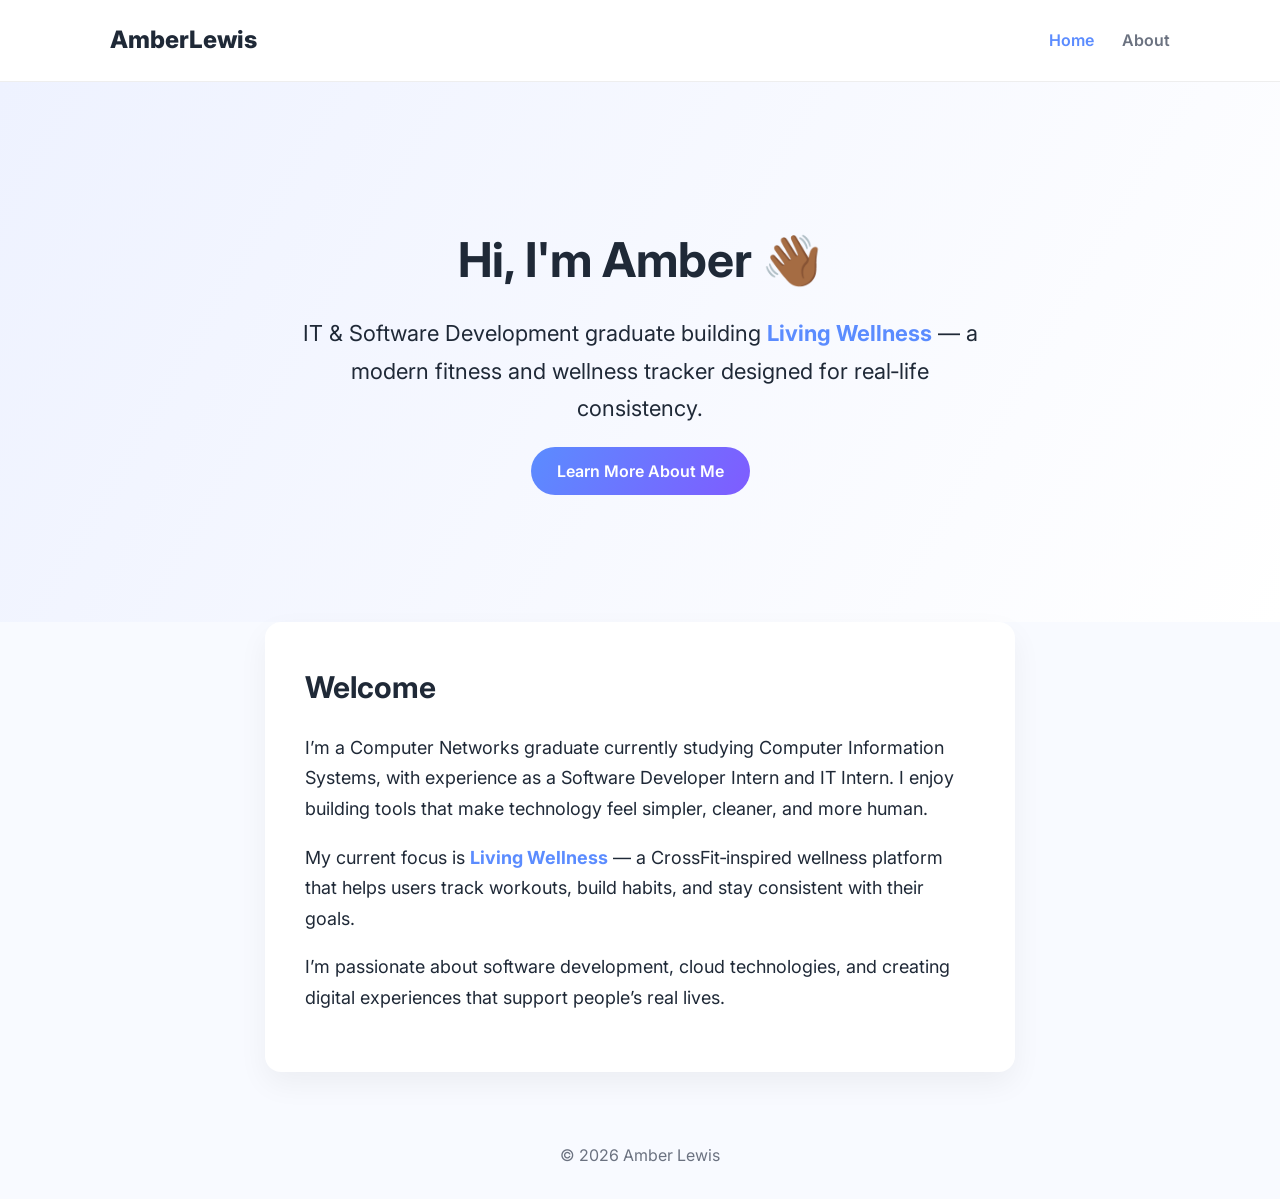
<file: index.html>
<!DOCTYPE html>
<html lang="en">
<head>
<meta charset="UTF-8">
<meta name="viewport" content="width=device-width, initial-scale=1.0">
<title>Amber Lewis — IT & Software Development</title>
<link rel="stylesheet" href="styles.css">
<link href="https://fonts.googleapis.com/css2?family=Inter:wght@400;600;700;800&display=swap" rel="stylesheet">
</head>

<body>

<header class="nav">
<div class="nav-container">
<h1 class="logo">AmberLewis</h1>
<nav>
<a href="index.html" class="active">Home</a>
<a href="about.html">About</a>
</nav>
</div>
</header>

<section class="hero">
<div class="hero-content">
<h2>
Hi, I'm Amber 👋🏾
</h2>

<p class="tagline">
IT & Software Development graduate building <strong>Living Wellness</strong> — a modern fitness and wellness tracker designed for real‑life consistency.
</p>

<a href="about.html" class="primary-btn">
Learn More About Me
</a>
</div>
</section>

<section class="card">
<h3>Welcome</h3>

<p>
I’m a Computer Networks graduate currently studying Computer Information Systems, with experience as a Software Developer Intern and IT Intern. I enjoy building tools that make technology feel simpler, cleaner, and more human.
</p>

<p>
My current focus is <strong>Living Wellness</strong> — a CrossFit‑inspired wellness platform that helps users track workouts, build habits, and stay consistent with their goals.
</p>

<p>
I’m passionate about software development, cloud technologies, and creating digital experiences that support people’s real lives.
</p>

</section>

<footer>
© 2026 Amber Lewis
</footer>

</body>
</html>
</file>
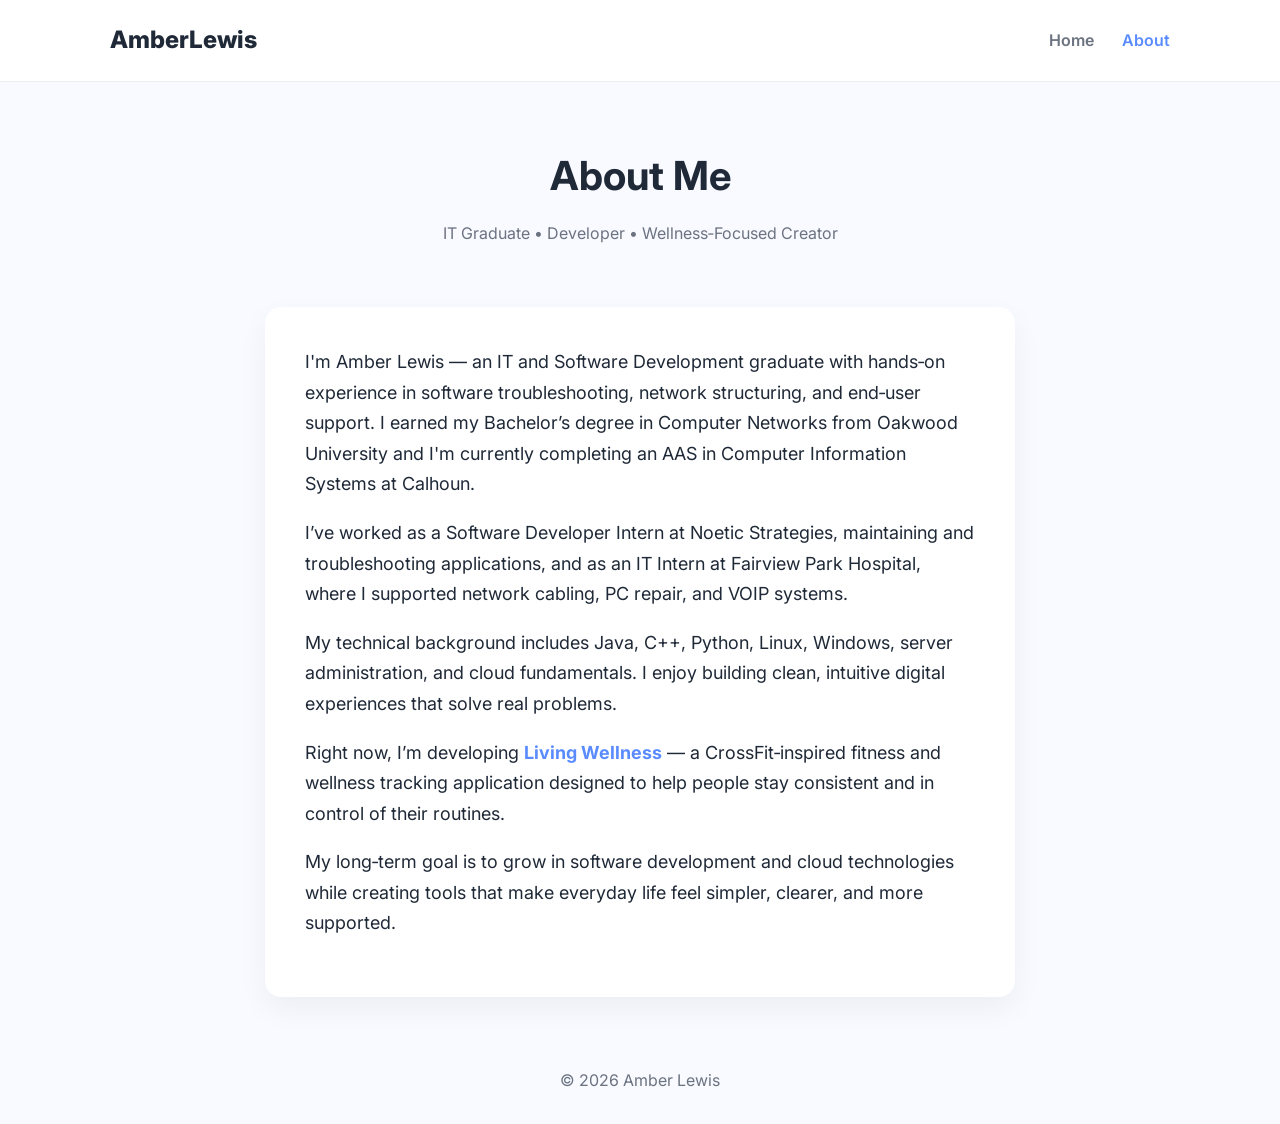
<file: about.html>
<!DOCTYPE html>
<html lang="en">
<head>
<meta charset="UTF-8">
<meta name="viewport" content="width=device-width, initial-scale=1.0">
<title>About Amber Lewis</title>
<link rel="stylesheet" href="styles.css">
<link href="https://fonts.googleapis.com/css2?family=Inter:wght@400;600;700;800&display=swap" rel="stylesheet">
</head>

<body>

<header class="nav">
<div class="nav-container">
<h1 class="logo">AmberLewis</h1>
<nav>
<a href="index.html">Home</a>
<a href="about.html" class="active">About</a>
</nav>
</div>
</header>

<section class="page-hero">
<h2>About Me</h2>
<p>IT Graduate • Developer • Wellness‑Focused Creator</p>
</section>

<section class="card">

<p>
I'm Amber Lewis — an IT and Software Development graduate with hands‑on experience in software troubleshooting, network structuring, and end‑user support. I earned my Bachelor’s degree in Computer Networks from Oakwood University and I'm currently completing an AAS in Computer Information Systems at Calhoun.
</p>

<p>
I’ve worked as a Software Developer Intern at Noetic Strategies, maintaining and troubleshooting applications, and as an IT Intern at Fairview Park Hospital, where I supported network cabling, PC repair, and VOIP systems.
</p>

<p>
My technical background includes Java, C++, Python, Linux, Windows, server administration, and cloud fundamentals. I enjoy building clean, intuitive digital experiences that solve real problems.
</p>

<p>
Right now, I’m developing <strong>Living Wellness</strong> — a CrossFit‑inspired fitness and wellness tracking application designed to help people stay consistent and in control of their routines.
</p>

<p>
My long‑term goal is to grow in software development and cloud technologies while creating tools that make everyday life feel simpler, clearer, and more supported.
</p>

</section>

<footer>
© 2026 Amber Lewis
</footer>

</body>
</html>
</file>
<file: styles.css>
:root {

--primary: #5b8cff;
--accent: #7f5cff;
--background: #f8faff;
--text: #1f2937;
--muted: #6b7280;

--radius: 16px;

}

* {
margin: 0;
padding: 0;
box-sizing: border-box;
}

body {
font-family: "Inter", sans-serif;
background: var(--background);
color: var(--text);
line-height: 1.7;
}

.nav {
background: white;
border-bottom: 1px solid #eee;
position: sticky;
top: 0;
}

.nav-container {
max-width: 1100px;
margin: auto;
padding: 20px;
display: flex;
justify-content: space-between;
align-items: center;
}

.logo {
font-weight: 800;
font-size: 24px;
}

nav a {
margin-left: 24px;
text-decoration: none;
font-weight: 600;
color: var(--muted);
}

nav a:hover {
color: var(--primary);
}

.active {
color: var(--primary);
}

.hero {
min-height: 60vh;
display: flex;
align-items: center;
justify-content: center;
padding: 60px 20px;
background:
linear-gradient(
120deg,
#eef2ff,
#ffffff
);
}

.hero-content {
max-width: 700px;
text-align: center;
}

.hero h2 {
font-size: 48px;
margin-bottom: 15px;
}

.tagline {
font-size: 22px;
margin-bottom: 30px;
}

.primary-btn {
background: linear-gradient(
120deg,
var(--primary),
var(--accent)
);
color: white;
padding: 14px 26px;
border-radius: 999px;
text-decoration: none;
font-weight: 600;
}

.primary-btn:hover {
transform: translateY(-2px);
}

.page-hero {
text-align: center;
padding: 60px 20px;
}

.page-hero h2 {
font-size: 40px;
margin-bottom: 10px;
}

.page-hero p {
color: var(--muted);
}

.card {
max-width: 750px;
margin: auto;
background: white;
padding: 40px;
border-radius: var(--radius);
margin-bottom: 40px;
box-shadow: 0 12px 30px rgba(0,0,0,.05);
}

.card h3 {
font-size: 30px;
margin-bottom: 20px;
}

.card p {
margin-bottom: 18px;
font-size: 18px;
}

strong {
color: var(--primary);
}

footer {
text-align: center;
padding: 30px;
color: var(--muted);
}

@media (max-width: 700px) {

.hero h2 {
font-size: 34px;
}

.tagline {
font-size: 18px;
}

.card {
padding: 30px 20px;
}

}
</file>
